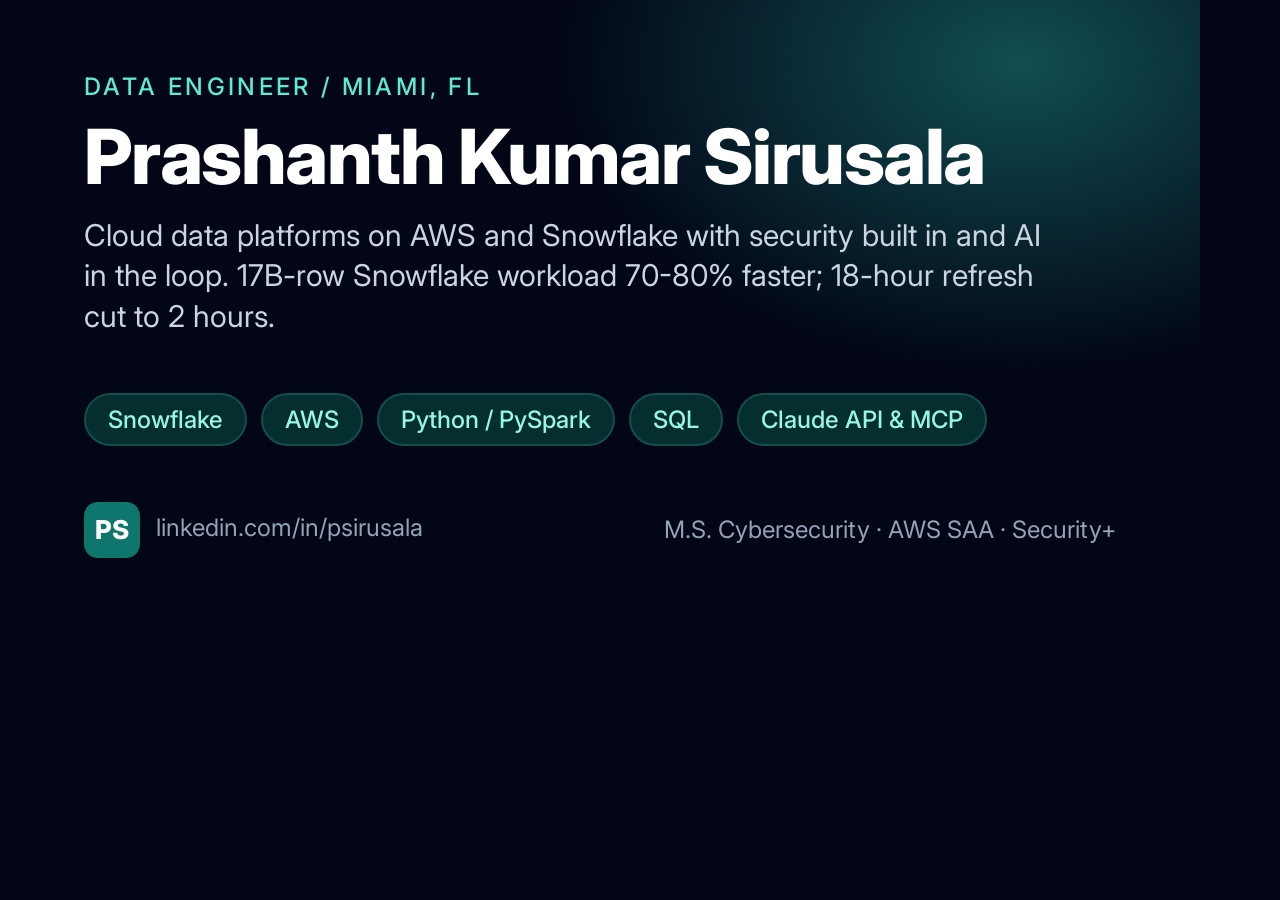
<file: og.html>
<!doctype html>
<html lang="en"><head><meta charset="utf-8"><title>OG image source</title>
<link href="https://fonts.googleapis.com/css2?family=Inter:wght@500;700;800&display=swap" rel="stylesheet">
<style>
html,body{margin:0;width:1200px;height:630px;overflow:hidden}
body{font-family:Inter,Arial,sans-serif;background:#020617;color:#fff;position:relative}
.glow{position:absolute;inset:0;background:radial-gradient(55% 70% at 85% 10%,rgba(45,212,191,.35),transparent 70%)}
.wrap{position:relative;padding:72px 84px;height:100%;box-sizing:border-box;display:flex;flex-direction:column;justify-content:space-between}
.eyebrow{color:#5eead4;font-size:24px;letter-spacing:.14em;text-transform:uppercase;font-weight:500}
h1{font-size:76px;line-height:1.05;margin:16px 0 18px;font-weight:800;letter-spacing:-.02em}
p{font-size:30px;line-height:1.35;color:#cbd5e1;margin:0;max-width:980px}
.row{display:flex;gap:14px;flex-wrap:wrap}
.chip{border:2px solid #134e4a;background:#042f2e;color:#99f6e4;border-radius:999px;padding:10px 22px;font-size:24px;font-weight:500}
.foot{display:flex;justify-content:space-between;align-items:center;color:#94a3b8;font-size:24px}
.badge{display:inline-grid;place-items:center;width:56px;height:56px;border-radius:14px;background:#0f766e;font-weight:800;font-size:26px;color:#fff;margin-right:16px;vertical-align:middle}
</style></head><body>
<div class="glow"></div>
<div class="wrap">
  <div>
    <div class="eyebrow">Data Engineer / Miami, FL</div>
    <h1>Prashanth Kumar Sirusala</h1>
    <p>Cloud data platforms on AWS and Snowflake with security built in and AI in the loop. 17B-row Snowflake workload 70-80% faster; 18-hour refresh cut to 2 hours.</p>
  </div>
  <div class="row"><span class="chip">Snowflake</span><span class="chip">AWS</span><span class="chip">Python / PySpark</span><span class="chip">SQL</span><span class="chip">Claude API &amp; MCP</span></div>
  <div class="foot"><span><span class="badge">PS</span>linkedin.com/in/psirusala</span><span>M.S. Cybersecurity · AWS SAA · Security+</span></div>
</div>
</body></html>
</file>
